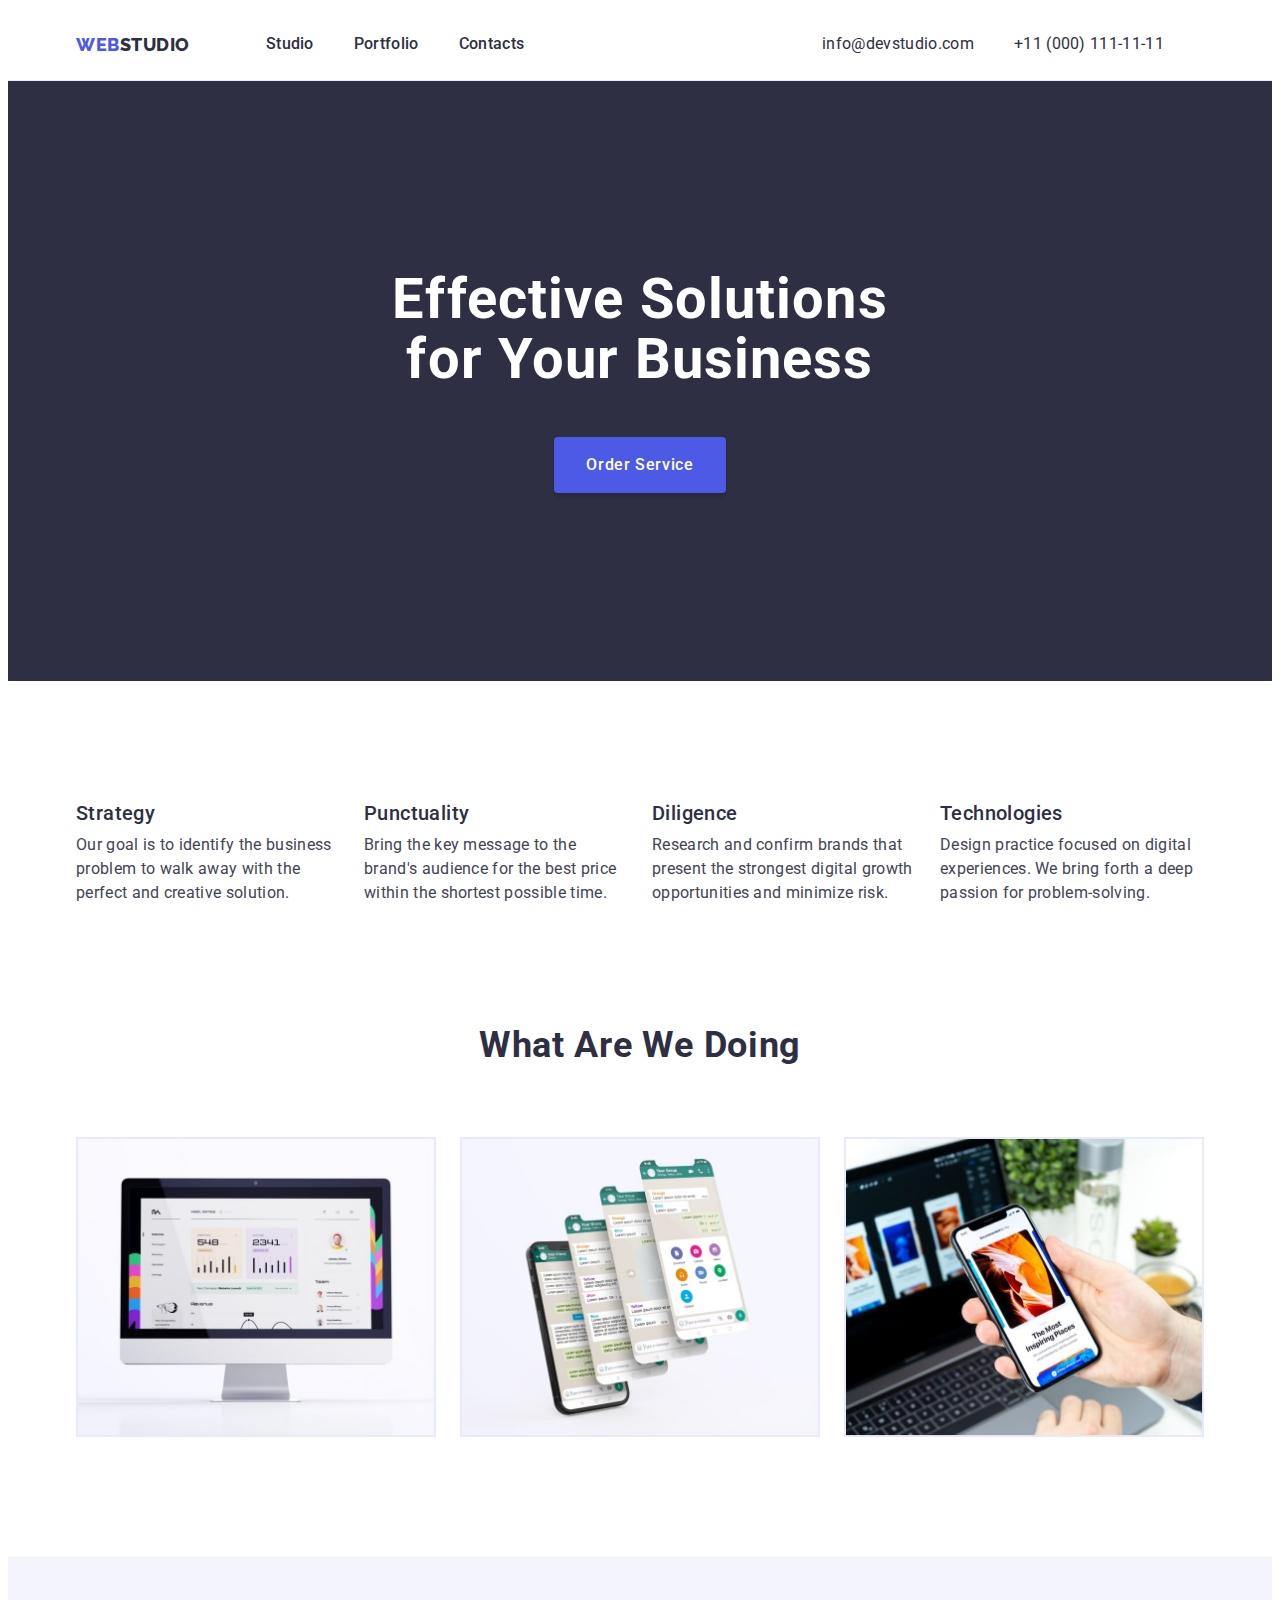
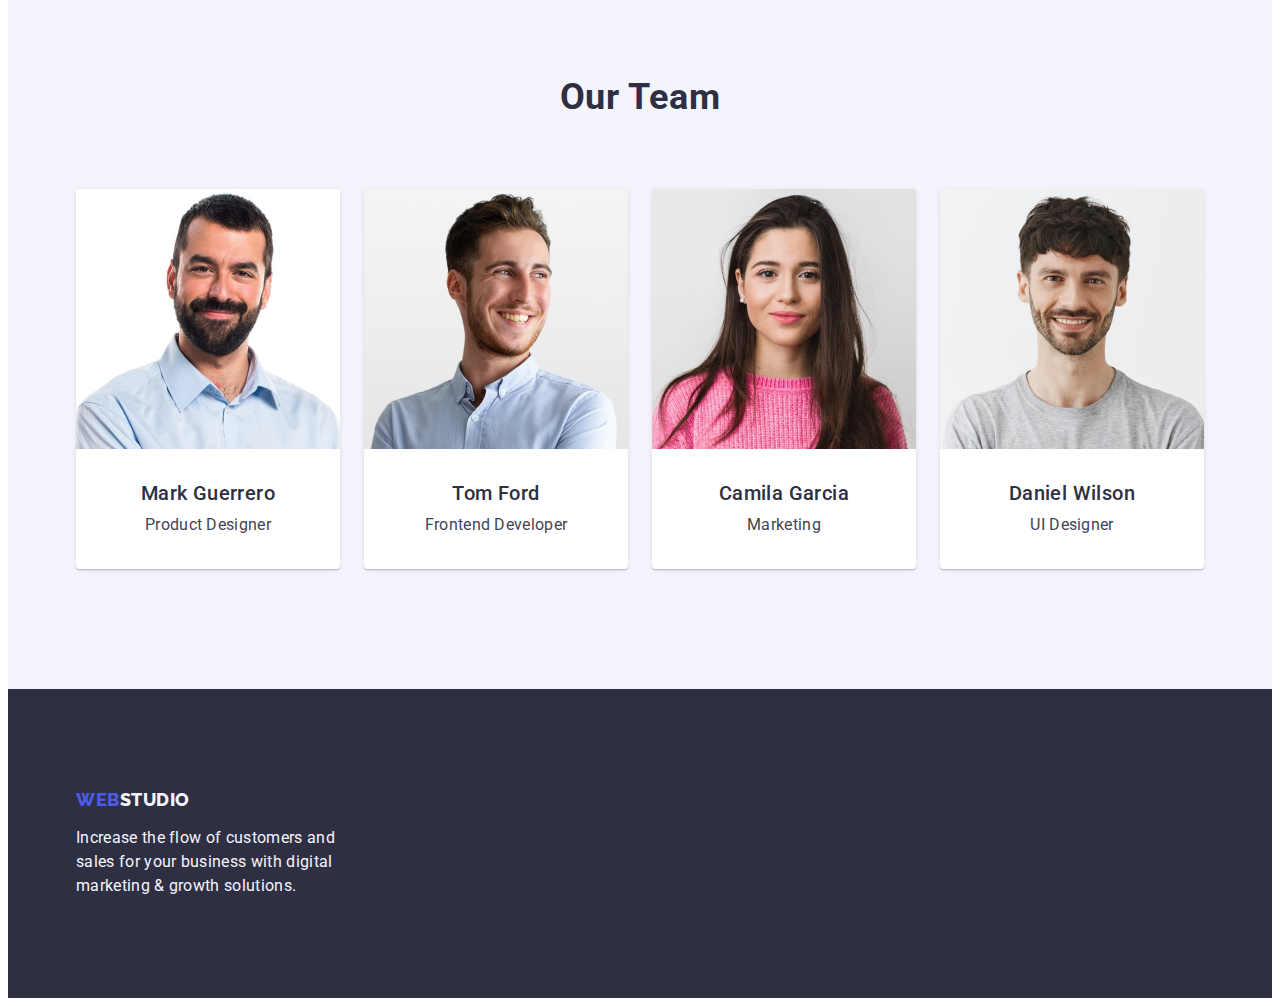
<file: index.html>
<!DOCTYPE html>
<html lang="en">
  <head>
    <meta charset="UTF-8" />
    <meta name="viewport" content="width=device-width, initial-scale=1.0" />
    <meta name="description" content="WebStudio" />
    <title>WebStudio</title>
    <link rel="preconnect" href="https://fonts.googleapis.com" />
    <link rel="preconnect" href="https://fonts.gstatic.com" crossorigin />
    <link
      href="https://fonts.googleapis.com/css2?family=Roboto:wght@400;500;700;900&family=Raleway:wght@800&display=swap"
      rel="stylesheet"
    />
    <link
      rel="stylesheet"
      href="https://cdnjs.cloudflare.com/ajax/libs/modern-normalize/2.0.0/modern-normalize.min.css"
      integrity="sha512-4xo8blKMVCiXpTaLzQSLSw3KFOVPWhm/TRtuPVc4WG6kUgjH6J03IBuG7JZPkcWMxJ5huwaBpOpnwYElP/m6wg=="
      crossorigin="anonymous"
      referrerpolicy="no-referrer"
    />

    <link rel="stylesheet" crossorigin href="./css/style.css" />
  </head>
  <body>
    <header class="header">
      <div class="container">
        <nav class="header-nav">
          <a class="logo" href="./index.html">
            WEB<span class="logo-suffix">STUDIO</span>
          </a>
          <ul class="nav-link-group">
            <li class="nav-link-item">
              <a class="nav-link" href="./index.html">Studio</a>
            </li>
            <li class="nav-link-item">
              <a class="nav-link" href="./portfolio.html">Portfolio</a>
            </li>
            <li class="nav-link-item">
              <a class="nav-link" href="javascript:void(0)">Contacts</a>
            </li>
          </ul>
        </nav>

        <address>
          <ul class="nav-link-group">
            <li class="nav-link-item">
              <a class="address-link" href="mailto:info@devstudio.com">
                info@devstudio.com
              </a>
            </li>
            <li class="nav-link-item">
              <a class="address-link" href="tel:+110001111111">
                +11 (000) 111-11-11
              </a>
            </li>
          </ul>
        </address>
      </div>
    </header>

    <main>
      <section class="hero">
        <div class="container">
          <h1 class="page-title">Effective Solutions for Your Business</h1>
          <button type="button" class="btn">Order Service</button>
        </div>
      </section>

      <section class="section-advantages">
        <div class="container">
          <h2 class="visually-hidden"></h2>
          <ul class="card-set">
            <li class="card-item">
              <div class="card-item-section">
                <h3 class="text-title">Strategy</h3>
                <p class="text-body">
                  Our goal is to identify the business problem to walk away with
                  the perfect and creative solution.
                </p>
              </div>
            </li>
            <li class="card-item">
              <div class="card-item-section">
                <h3 class="text-title">Punctuality</h3>
                <p class="text-body">
                  Bring the key message to the brand's audience for the best
                  price within the shortest possible time.
                </p>
              </div>
            </li>
            <li class="card-item">
              <div class="card-item-section">
                <h3 class="text-title">Diligence</h3>
                <p class="text-body">
                  Research and confirm brands that present the strongest digital
                  growth opportunities and minimize risk.
                </p>
              </div>
            </li>
            <li class="card-item">
              <div class="card-item-section">
                <h3 class="text-title">Technologies</h3>
                <p class="text-body">
                  Design practice focused on digital experiences. We bring forth
                  a deep passion for problem-solving.
                </p>
              </div>
            </li>
          </ul>
        </div>
      </section>

      <section class="section-services">
        <div class="container">
          <h2 class="section-title">What are we doing</h2>
          <ul class="card-set">
            <li class="card-item">
              <img
                class="img"
                src="./images/services/services_1.jpg"
                alt="dashboard"
              />
            </li>
            <li class="card-item">
              <img
                class="img"
                src="./images/services/services_2.jpg"
                alt="mobile applications"
              />
            </li>
            <li class="card-item">
              <img
                class="img"
                src="./images/services/services_3.jpg"
                alt="mobile first"
              />
            </li>
          </ul>
        </div>
      </section>

      <section class="section-team">
        <div class="container">
          <h2 class="section-title">Our Team</h2>
          <ul class="card-set">
            <li class="card-item">
              <img
                class="img"
                src="./images/team/team_1.jpg"
                alt="Mark Guerrero - Product Designer"
              />
              <div class="card-item-section">
                <h3 class="text-title">Mark Guerrero</h3>
                <p class="text-body">Product Designer</p>
              </div>
            </li>
            <li class="card-item">
              <img
                class="img"
                src="./images/team/team_2.jpg"
                alt="Tom Ford - Frontend Developer"
              />
              <div class="card-item-section">
                <h3 class="text-title">Tom Ford</h3>
                <p class="text-body">Frontend Developer</p>
              </div>
            </li>
            <li class="card-item">
              <img
                class="img"
                src="./images/team/team_3.jpg"
                alt="Camila Garcia - Marketing"
              />
              <div class="card-item-section">
                <h3 class="text-title">Camila Garcia</h3>
                <p class="text-body">Marketing</p>
              </div>
            </li>
            <li class="card-item">
              <img
                class="img"
                src="./images/team/team_4.jpg"
                alt="Daniel Wilson - UI Designer"
              />
              <div class="card-item-section">
                <h3 class="text-title">Daniel Wilson</h3>
                <p class="text-body">UI Designer</p>
              </div>
            </li>
          </ul>
        </div>
      </section>
    </main>
    <footer class="footer">
      <div class="container">
        <a class="logo" href="./index.html">
          WEB<span class="logo-suffix">STUDIO</span>
        </a>
        <p class="footer-description text-body">
          Increase the flow of customers and sales for your business with
          digital marketing & growth solutions.
        </p>
      </div>
    </footer>
  </body>
</html>
</file>
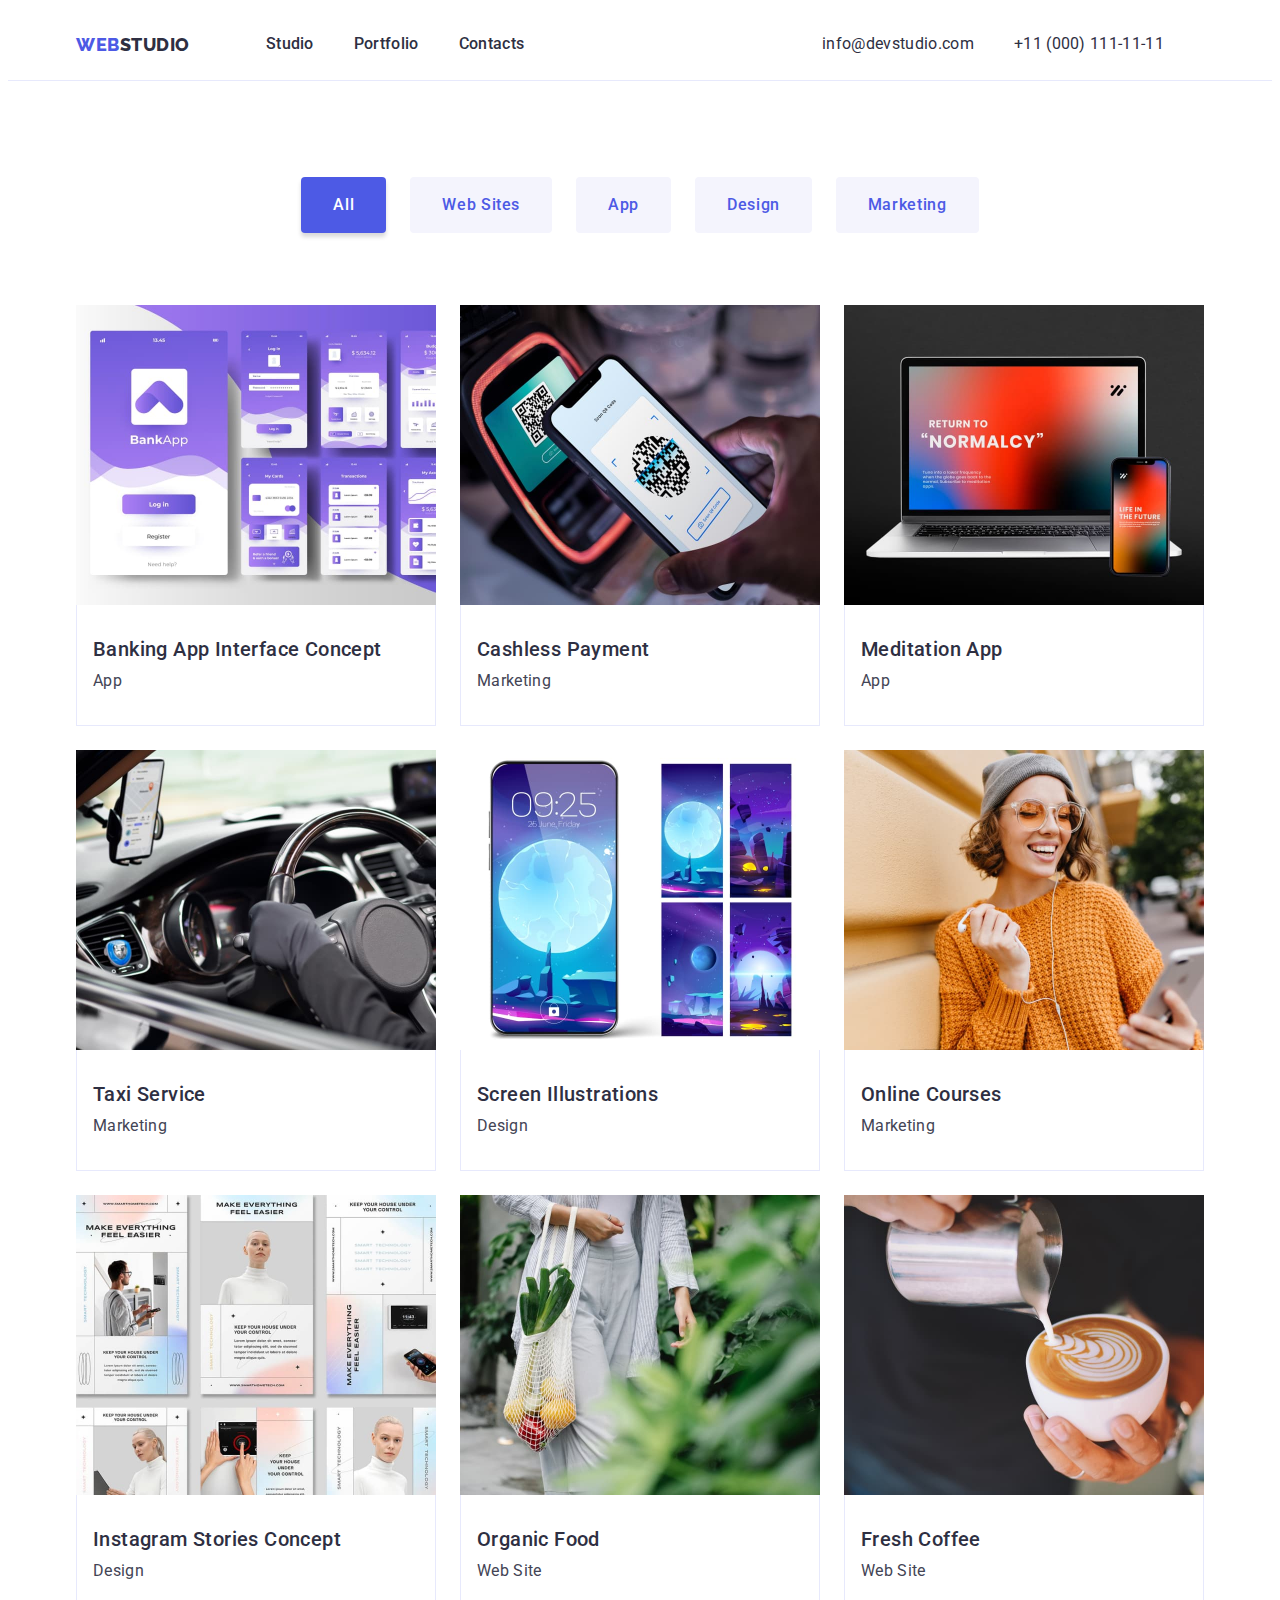
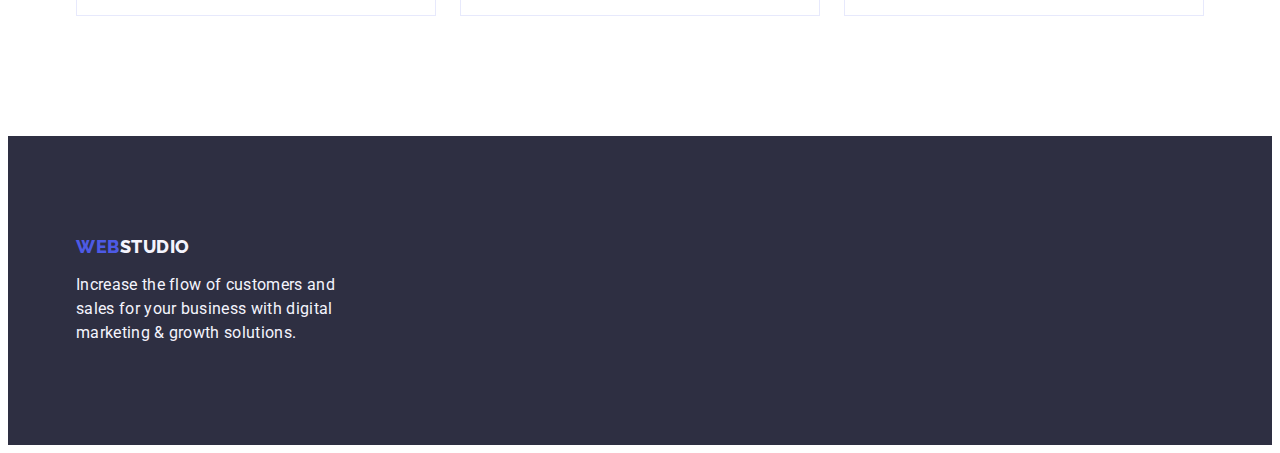
<file: portfolio.html>
<!DOCTYPE html>
<html lang="en">
  <head>
    <meta charset="UTF-8" />
    <meta name="viewport" content="width=device-width, initial-scale=1.0" />
    <meta name="description" content="WebStudio" />
    <title>WebStudio</title>
    <link rel="preconnect" href="https://fonts.googleapis.com" />
    <link rel="preconnect" href="https://fonts.gstatic.com" crossorigin />
    <link
      href="https://fonts.googleapis.com/css2?family=Roboto:wght@400;500;700;900&family=Raleway:wght@800&display=swap"
      rel="stylesheet"
    />
    <link
      rel="stylesheet"
      href="https://cdnjs.cloudflare.com/ajax/libs/modern-normalize/2.0.0/modern-normalize.min.css"
      integrity="sha512-4xo8blKMVCiXpTaLzQSLSw3KFOVPWhm/TRtuPVc4WG6kUgjH6J03IBuG7JZPkcWMxJ5huwaBpOpnwYElP/m6wg=="
      crossorigin="anonymous"
      referrerpolicy="no-referrer"
    />

    <link rel="stylesheet" crossorigin href="./css/style.css" />
  </head>
  <body>
    <header class="header">
      <div class="container">
        <nav class="header-nav">
          <a class="logo" href="./index.html">
            WEB<span class="logo-suffix">STUDIO</span>
          </a>
          <ul class="nav-link-group">
            <li class="nav-link-item">
              <a class="nav-link" href="./index.html">Studio</a>
            </li>
            <li class="nav-link-item">
              <a class="nav-link" href="./portfolio.html">Portfolio</a>
            </li>
            <li class="nav-link-item">
              <a class="nav-link" href="javascript:void(0)">Contacts</a>
            </li>
          </ul>
        </nav>

        <address>
          <ul class="nav-link-group">
            <li class="nav-link-item">
              <a class="address-link" href="mailto:info@devstudio.com">
                info@devstudio.com
              </a>
            </li>
            <li class="nav-link-item">
              <a class="address-link" href="tel:+110001111111">
                +11 (000) 111-11-11
              </a>
            </li>
          </ul>
        </address>
      </div>
    </header>

    <main>
      <section class="portfolio-section">
        <div class="container">
          <h1 class="visually-hidden">Portfolio</h1>
          <ul class="filter-btn-group">
            <li class="filter-item">
              <button
                type="button"
                class="btn"
                onclick="event.preventDefault();"
              >
                All
              </button>
            </li>
            <li class="filter-item">
              <button
                type="button"
                class="btn btn-light"
                onclick="event.preventDefault();"
              >
                Web Sites
              </button>
            </li>
            <li class="filter-item">
              <button
                type="button"
                class="btn btn-light"
                onclick="event.preventDefault();"
              >
                App
              </button>
            </li>
            <li class="filter-item">
              <button
                type="button"
                class="btn btn-light"
                onclick="event.preventDefault();"
              >
                Design
              </button>
            </li>
            <li class="filter-item">
              <button
                type="button"
                class="btn btn-light"
                onclick="event.preventDefault();"
              >
                Marketing
              </button>
            </li>
          </ul>
          <ul class="card-set">
            <li class="card-item">
              <a href="javascript:void(0)">
                <img
                  src="./images/portfolio/portfolio_1.jpg"
                  alt="Banking App Interface Concept"
                  class="img"
                />
                <div class="card-item-section">
                  <h2 class="text-title">Banking App Interface Concept</h2>
                  <p class="text-body">App</p>
                </div>
              </a>
            </li>
            <li class="card-item">
              <a href="javascript:void(0)">
                <img
                  src="./images/portfolio/portfolio_2.jpg"
                  alt="Cashless Payment"
                  class="img"
                />
                <div class="card-item-section">
                  <h2 class="text-title">Cashless Payment</h2>
                  <p class="text-body">Marketing</p>
                </div>
              </a>
            </li>
            <li class="card-item">
              <a href="javascript:void(0)">
                <img
                  src="./images/portfolio/portfolio_3.jpg"
                  alt="Meditation App"
                  class="img"
                />
                <div class="card-item-section">
                  <h2 class="text-title">Meditation App</h2>
                  <p class="text-body">App</p>
                </div>
              </a>
            </li>
            <li class="card-item">
              <a href="javascript:void(0)">
                <img
                  src="./images/portfolio/portfolio_4.jpg"
                  alt="Taxi Service"
                  class="img"
                />
                <div class="card-item-section">
                  <h2 class="text-title">Taxi Service</h2>
                  <p class="text-body">Marketing</p>
                </div>
              </a>
            </li>
            <li class="card-item">
              <a href="javascript:void(0)">
                <img
                  src="./images/portfolio/portfolio_5.jpg"
                  alt="Screen Illustrations"
                  class="img"
                />
                <div class="card-item-section">
                  <h2 class="text-title">Screen Illustrations</h2>
                  <p class="text-body">Design</p>
                </div>
              </a>
            </li>
            <li class="card-item">
              <a href="javascript:void(0)">
                <img
                  src="./images/portfolio/portfolio_6.jpg"
                  alt="Online Courses"
                  class="img"
                />
                <div class="card-item-section">
                  <h2 class="text-title">Online Courses</h2>
                  <p class="text-body">Marketing</p>
                </div>
              </a>
            </li>
            <li class="card-item">
              <a href="javascript:void(0)">
                <img
                  src="./images/portfolio/portfolio_7.jpg"
                  alt="Instagram Stories Concept"
                  class="img"
                />
                <div class="card-item-section">
                  <h2 class="text-title">Instagram Stories Concept</h2>
                  <p class="text-body">Design</p>
                </div>
              </a>
            </li>
            <li class="card-item">
              <a href="javascript:void(0)">
                <img
                  src="./images/portfolio/portfolio_8.jpg"
                  alt=""
                  class="img"
                />
                <div class="card-item-section">
                  <h2 class="text-title">Organic Food</h2>
                  <p class="text-body">Web Site</p>
                </div>
              </a>
            </li>
            <li class="card-item">
              <a href="javascript:void(0)">
                <img
                  src="./images/portfolio/portfolio_9.jpg"
                  alt="Fresh Coffee"
                  class="img"
                />
                <div class="card-item-section">
                  <h2 class="text-title">Fresh Coffee</h2>
                  <p class="text-body">Web Site</p>
                </div>
              </a>
            </li>
          </ul>
        </div>
      </section>
    </main>
    <footer class="footer">
      <div class="container">
        <a class="logo" href="./index.html">
          WEB<span class="logo-suffix">STUDIO</span>
        </a>
        <p class="footer-description text-body">
          Increase the flow of customers and sales for your business with
          digital marketing & growth solutions.
        </p>
      </div>
    </footer>
  </body>
</html>
</file>
<file: css/style.css>
:root {
  --font-family: 'Roboto', sans-serif;
  --second-family: 'Raleway', sans-serif;
  --primary-color: #4d5ae5;
  --pressed-color: #404bbf;
  --dark-color: #2e2f42;
  --success-color: #31d0aa;
  --text-color: #434455;
  --text-subtitle-color: #8e8f99;
  --accent-color: #e7e9fc;
  --light-color: #f4f4fd;
  --navy-blue: #2e2f42;
  --navy-blue-modal: rgba(46, 47, 66, 0.4);
  --grey-color: #2e2f42;
  --dairy-color: #fcfcfc;
  --white-color: #ffffff;

  --items: 4;
  --indent: 24px;
  --section-content-indent: 72px;
}
/* reset */
*,
*::before,
*::after {
  box-sizing: border-box;
}
body {
  font-family: var(--font-family);
  font-size: 16px;
  background-color: var(--white-color);
  color: var(--navy-blue);
}
h1,
h2,
h3,
h4,
h5,
h6 {
  margin: 0;
}
p {
  margin: 0;
}
ul,
ol {
  margin: 0;
  padding: 0;
  list-style-type: none;
}
img {
  display: block;
  max-width: 100%;
  height: auto;
}
a {
  color: var(--navy-blue);
  text-decoration: none;
  font-style: normal;
}
/* general */
.container {
  max-width: 1158px;
  padding: 0 15px;
  margin: 0 auto;
}
.visually-hidden {
  position: absolute;
  width: 1px;
  height: 1px;
  margin: -1px;
  border: 0;
  padding: 0;
  white-space: nowrap;
  clip-path: inset(100%);
  clip: rect(0 0 0 0);
  overflow: hidden;
}
.page-title {
  font-size: 56px;
  line-height: 1.07;
}
.section-title {
  font-size: 36px;
  line-height: 1.11111;
  text-transform: capitalize;
  letter-spacing: 0.02em;
  margin-bottom: 72px;
  text-align: center;
}
.text-title {
  letter-spacing: 0.02em;
  font-size: 20px;
  font-weight: 500;
  line-height: 1.2;
}
.text-center {
  text-align: center;
}
.text-body {
  color: var(--text-color);
  line-height: 1.5;
  letter-spacing: 0.02em;
}
.text-caption {
  line-height: 1.16667;
  font-size: 12px;
  letter-spacing: 0.04em;
}
.link {
  font-size: 12px;
  line-height: 1.33333;
  letter-spacing: 0.04em;
  text-decoration: underline;
  color: var(--primary-color);
}
.btn {
  font-family: var(--font-family);
  font-size: 16px;
  font-weight: 500;
  line-height: 1.5;
  letter-spacing: 0.04em;
  cursor: pointer;
  background-color: var(--primary-color);
  color: var(--white-color);

  border-radius: 4px;
  padding: 16px 32px;
  box-shadow: 0 4px 4px 0 rgba(0, 0, 0, 0.15);
  border: none;
}
.btn-light {
  background-color: var(--light-color);
  color: var(--primary-color);
  box-shadow: none;
  transition: box-shadow linear 0.2s;
}
.btn:hover,
.btn:focus {
  background-color: var(--pressed-color);
  color: var(--white-color);
  box-shadow: 0 4px 4px 0 rgba(0, 0, 0, 0.15);
}
.card-set {
  display: flex;
  flex-wrap: wrap;
  gap: var(--indent);
}
.card-item {
  flex-basis: calc((100% - var(--indent) * (var(--items) - 1)) / var(--items));
}
.card-item .card-item-section {
  text-align: center;
  padding: 32px 16px;
}
.card-item .card-item-section .text-title {
  margin-bottom: 8px;
}
section {
  padding: 120px 0;
}
.logo {
  font-family: var(--second-family);
  font-weight: 800;
  font-size: 18px;
  line-height: 1.16667;
  letter-spacing: 0.03em;
  text-transform: uppercase;
  color: var(--primary-color);
}
/* header */
.header {
  border-bottom: 1px solid var(--accent-color);
}
.header .container {
  display: flex;
  justify-content: space-between;
  height: 72px;
}
.header-nav .logo {
  margin-right: 76px;
  display: flex;
  align-items: center;
}
.header-nav,
.header address {
  display: flex;
}
.header .logo > .logo-suffix {
  color: var(--navy-blue);
}
.header .nav-link-group {
  display: flex;
  align-items: center;
}
.header .nav-link-item {
  margin-right: 40px;
}
.header .nav-link,
.header .address-link {
  line-height: 1.5;
  letter-spacing: 0.02em;
  color: var(--navy-blue);
  padding: 24px 0;
}
.header .nav-link {
  font-weight: 500;
}
.header .nav-link:hover,
.header .address-link:hover {
  color: var(--primary-color);
}
/* hero */
.hero {
  background-color: var(--navy-blue);
  height: 600px;
}
.hero .container {
  display: flex;
  flex-direction: column;
  justify-content: center;
  align-items: center;
  height: 100%;
}
.hero .page-title {
  color: var(--white-color);
  max-width: 496px;
  text-align: center;
  line-height: 1.07143;
  letter-spacing: 0.02em;
  margin-bottom: 48px;
}
/* sections */
.section-advantages {
  padding-bottom: 60px;
}
.section-advantages .card-item-section {
  padding: 0;
  text-align: start;
}
.section-services {
  --items: 3;
  padding-top: 60px;
}
.section-services .img {
  border: 1px solid var(--accent-color);
}
.section-team {
  background-color: var(--light-color);
}
.section-team .card-item {
  border-radius: 0 0 4px 4px;
  background-color: var(--white-color);
  box-shadow: 0 2px 1px 0 rgba(46, 47, 66, 0.08),
    0 1px 1px 0 rgba(46, 47, 66, 0.16), 0 1px 6px 0 rgba(46, 47, 66, 0.08);
}
/* portfolio */
.portfolio-section {
  --items: 3;
  padding-top: 96px;
}
.filter-btn-group {
  display: flex;
  justify-content: center;
  gap: var(--indent);
  margin-bottom: 72px;
}
.filter-btn-group .btn {
  display: inline-flex;
}
.portfolio-section .card-item-section {
  border: 1px solid var(--accent-color);
  border-top: none;
}
.portfolio-section .card-item-section {
  text-align: start;
}
/* footer */
.footer {
  background-color: var(--navy-blue);
  padding-block: 100px;
}
.footer .logo {
  display: block;
  margin-bottom: 16px;
}
.footer .logo > .logo-suffix {
  color: var(--light-color);
}
.footer .footer-description {
  color: var(--light-color);
  max-width: 264px;
}
</file>
